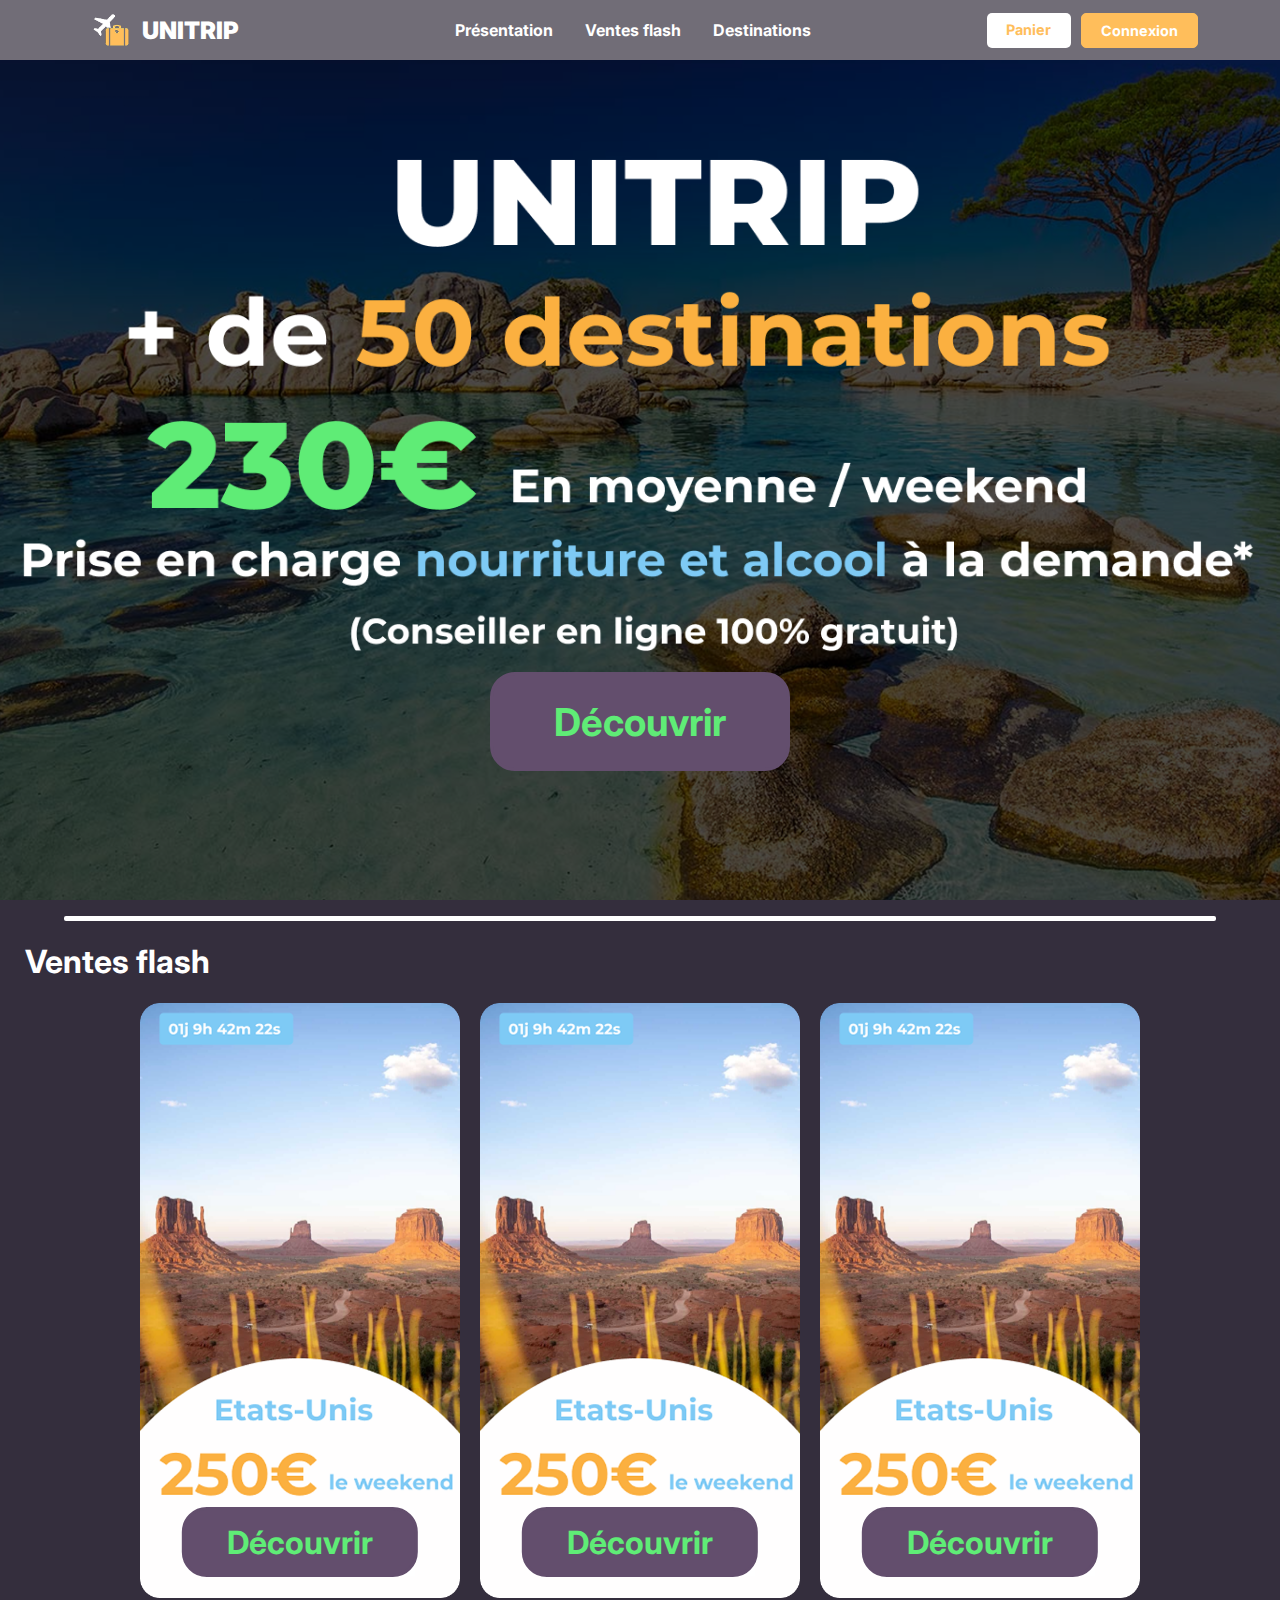
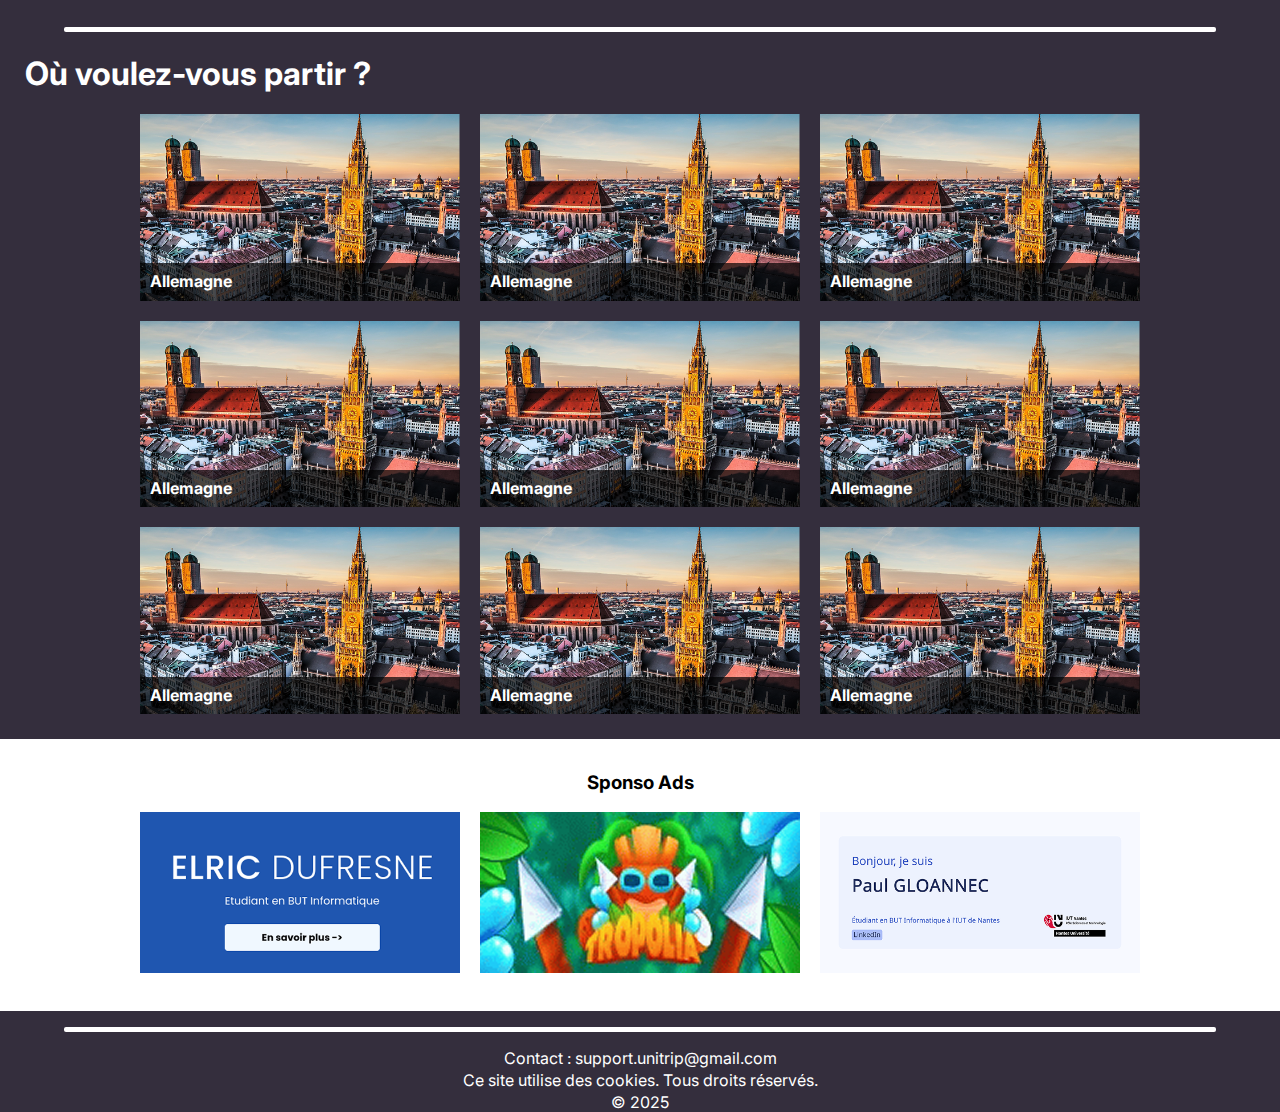
<file: index.html>
<!DOCTYPE html>
<html lang="fr">
    <head>
        <title>Unitrip</title>
        <link rel="stylesheet" href="css/index.css">
        <link rel="preconnect" href="https://fonts.googleapis.com">
        <link rel="preconnect" href="https://fonts.gstatic.com" crossorigin>
        <link href="https://fonts.googleapis.com/css2?family=Inter:ital,opsz,wght@0,14..32,100..900;1,14..32,100..900&display=swap" rel="stylesheet">
        <link rel="icon" href="./images/logo.png">
    </head>
    <body>
        <header>
            <!--Bar de Navigation-->
            <div class="nav">
                <div class="logo">
                    <img src="./images/logo.png">
                    <a href="index.html">UNITRIP</a>
                </div>
                
                <ul class="links">
                    <li><a href="index.html">Présentation</a></li>
                    <li><a href="index.html#flash">Ventes flash</a></li>
                    <li><a href="index.html#destination">Destinations</a></li>
                </ul>
                <div class=" buttons">
                    <a href="panier.html" class="action-button pannier">Panier</a>
                    <a href="connexion.html" class="action-button connexion">Connexion</a>

                </div>
            </div>
            <!--Burger Menu-->
            <div class="burger-button">
            <input type="checkbox" id="burger-checkbox" class="input-burger-checkbox"/>
            <label for="burger-checkbox" class="burger-button">☰</label>
            
            <nav class="burger-menu">
                <ul class="links">
                    <li><a href="index.html">Présentation</a></li>
                    <li><a href="index.html#flash">Ventes flash</a></li>
                    <li><a href="index.html#destination">Destinations</a></li>
                </ul>
                <div class="divider"></div>
                <div class=" buttons-burger-menu">
                    <a href="panier.html" class="action-button pannier">Panier</a>
                    <a href="connexion.html" class="action-button connexion">Connexion</a>
                </div>
            </nav>
            </div>
        </header>
        <section>
            <div class="welcome">
                <div class="background">
                    <div class="content">
                        <img src="./images/texte.png">
                        <a href="#destination" class="action-button decouvrir">Découvrir</a>
                    </div>
                </div>
            </div>
        </section>
        <div class="divider"></div>
        <section>
            <div id="flash" class="ventes-flash">
                <h1>Ventes flash</h1>
                <div class="contener">
                    <div class="item" onclick="window.location.href='./fiche_pays.html'">
                        <img src="./images/flash.png">
                        <a href="./fiche_pays.html" class="action-button decouvrir flash-button">Découvrir</a>
                    </div>
                    <div class="item" onclick="window.location.href='./fiche_pays.html'">
                        <img src="./images/flash.png">
                        <a href="./fiche_pays.html" class="action-button decouvrir flash-button">Découvrir</a>
                    </div>
                    <div class="item" onclick="window.location.href='./fiche_pays.html'">
                        <img src="./images/flash.png">
                        <a href="./fiche_pays.html" class="action-button decouvrir flash-button">Découvrir</a>
                    </div>
                </div>
            </div>
        </section>
        <div class="divider"></div>
        <section>
            <div id="destination" class="destination">
                <h1>Où voulez-vous partir ?</h1>
                <div class="contener">
                    <div class="item-destination" onclick="window.location.href='./fiche_pays.html'">
                        <img src="./images/munich.png">
                        <h2>Allemagne</h2>
                        <div class="fonds-noir-transparent"></div>
                    </div>
                    <div class="item-destination" onclick="window.location.href='./fiche_pays.html'">
                        <img src="./images/munich.png">
                        <h2>Allemagne</h2>
                        <div class="fonds-noir-transparent"></div>
                    </div>
                    <div class="item-destination" onclick="window.location.href='./fiche_pays.html'">
                        <img src="./images/munich.png">
                        <h2>Allemagne</h2>
                        <div class="fonds-noir-transparent"></div>
                    </div>
                    <div class="item-destination" onclick="window.location.href='./fiche_pays.html'">
                        <img src="./images/munich.png">
                        <h2>Allemagne</h2>
                        <div class="fonds-noir-transparent"></div>
                    </div>
                    <div class="item-destination" onclick="window.location.href='./fiche_pays.html'">
                        <img src="./images/munich.png">
                        <h2>Allemagne</h2>
                        <div class="fonds-noir-transparent"></div>
                    </div>
                    <div class="item-destination" onclick="window.location.href='./fiche_pays.html'">
                        <img src="./images/munich.png">
                        <h2>Allemagne</h2>
                        <div class="fonds-noir-transparent"></div>
                    </div>
                    <div class="item-destination" onclick="window.location.href='./fiche_pays.html'">
                        <img src="./images/munich.png">
                        <h2>Allemagne</h2>
                        <div class="fonds-noir-transparent"></div>
                    </div>
                    <div class="item-destination" onclick="window.location.href='./fiche_pays.html'">
                        <img src="./images/munich.png">
                        <h2>Allemagne</h2>
                        <div class="fonds-noir-transparent"></div>
                    </div>
                    <div class="item-destination" onclick="window.location.href='./fiche_pays.html'">
                        <img src="./images/munich.png">
                        <h2>Allemagne</h2>
                        <div class="fonds-noir-transparent"></div>
                    </div>
                </div>
            </div>
        </section>
        <section>
            <div class="ask">
                <h3>Sponso Ads</h3>
                <div class="contener item-ask">
                    <div class="item-destination" onclick="window.location.href='https://elric-dufresne-portfolio.vercel.app/'">
                        <img src="./images/elric.png">
                    </div>
                    <div class="item-destination" onclick="window.location.href='https://tropolia.fr/'">
                        <img src="./images/titouan.png">
                    </div>
                    <div class="item-destination" onclick="window.location.href='https://paul-gloannec-portfolio.vercel.app/'">
                        <img src="./images/paul.png">
                    </div>
                </div>
            </div>
        </section>
        <div class="divider"></div>
        <section>
            <div class="pied-de-page">
                <p>Contact : support.unitrip@gmail.com</p>
                <p>Ce site utilise des cookies. Tous droits réservés.</p>
                <p>© 2025</p>
            </div>
        </section>

    </body>
</html>
</file>
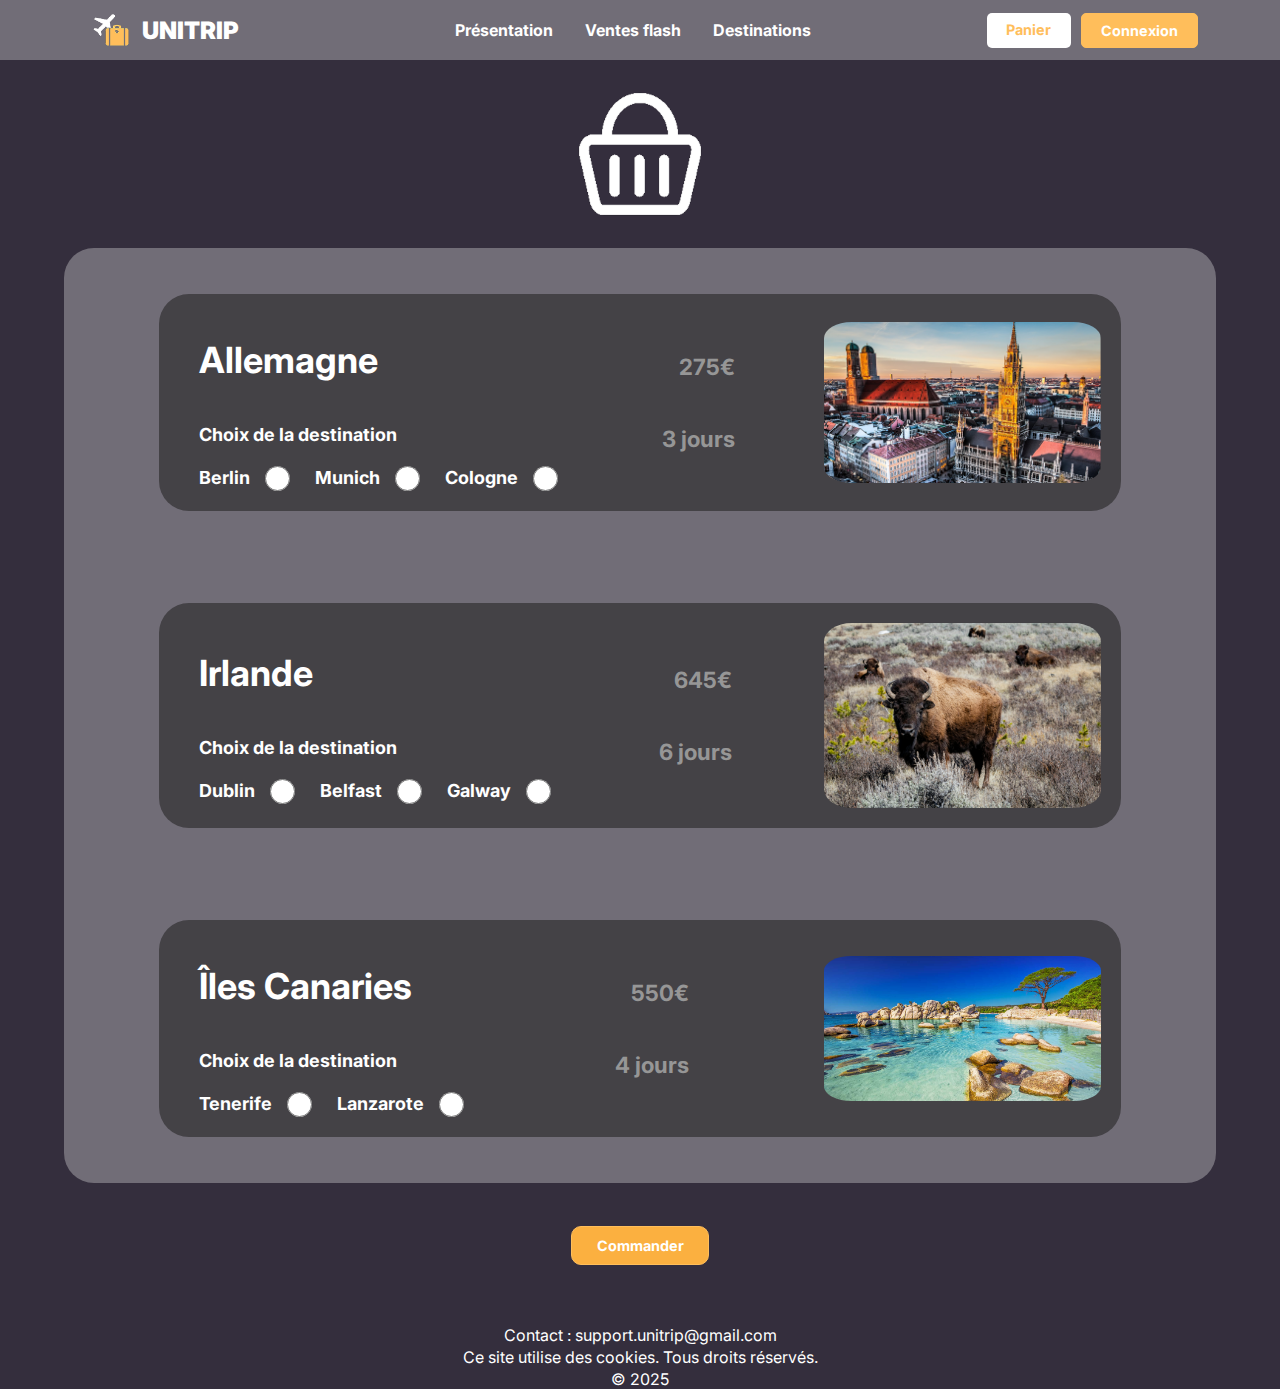
<file: panier.html>
<!DOCTYPE html>
<html lang="fr">
<head>
    <title>Unitrip - Panier</title>
    <link rel="stylesheet" href="css/panier.css">
    <link rel="preconnect" href="https://fonts.googleapis.com">
    <link rel="preconnect" href="https://fonts.gstatic.com" crossorigin>
    <link href="https://fonts.googleapis.com/css2?family=Inter:ital,opsz,wght@0,14..32,100..900;1,14..32,100..900&display=swap" rel="stylesheet">
    <link rel="icon" href="./images/logo.png">
</head>
<body>
    <header>
        <!--Bar de Navigation-->
        <div class="nav">
            <div class="logo">
                <img src="./images/logo.png">
                <a href="index.html">UNITRIP</a>
            </div>
            
            <ul class="links">
                <li><a href="index.html">Présentation</a></li>
                <li><a href="index.html#flash">Ventes flash</a></li>
                <li><a href="index.html#destination">Destinations</a></li>
            </ul>
            <div class=" buttons">
                <a href="panier.html" class="action-button pannier">Panier</a>
                <a href="connexion.html" class="action-button connexion">Connexion</a>

            </div>
        </div>
        <!--Burger Menu-->
        <div class="burger-button">
        <input type="checkbox" id="burger-checkbox" class="input-burger-checkbox"/>
        <label for="burger-checkbox" class="burger-button">☰</label>
        
        <nav class="burger-menu">
            <ul class="links">
                <li><a href="index.html">Présentation</a></li>
                <li><a href="index.html#flash">Ventes flash</a></li>
                <li><a href="index.html#destination">Destinations</a></li>
            </ul>
            <div class="divider"></div>
            <div class=" buttons-burger-menu">
                <a href="panier.html" class="action-button pannier">Panier</a>
                <a href="connexion.html" class="action-button connexion">Connexion</a>
            </div>
        </nav>
        </div>
    </header>
    <section>
        <div class="panier-logo">
            <img src="images/panier_logo.png">
        </div>
        <div class="content">
            <div class="item">
                <div class="presentation">
                    <h1>Allemagne</h1>
                    <p>Choix de la destination</p>
                    <div class="choix">
                        <label for="Berlin">Berlin</label>
                        <input type="radio" value="Berlin" name="destination">
                        <label for="Munich">Munich</label>
                        <input type="radio" value="Munich" name="destination">
                        <label for="Cologne">Cologne</label>
                        <input type="radio" value="Cologne" name="destination">
                    </div>
                </div>
                <div class="infos">
                    <p>275€</p>
                    <p>3 jours</p>
                </div>
                <img class="photo" src="images/munich.png">
            </div>
            <div class="item">
                <div class="presentation">
                    <h1>Irlande</h1>
                    <p>Choix de la destination</p>
                    <div class="choix">
                        <label for="Dublin">Dublin</label>
                        <input type="radio" value="Dublin" name="destination">
                        <label for="Belfast">Belfast</label>
                        <input type="radio" value="Belfast" name="destination">
                        <label for="Galway">Galway</label>
                        <input type="radio" value="Galway" name="destination">
                    </div>
                </div>
                <div class="infos">
                    <p>645€</p>
                    <p>6 jours</p>
                </div>
                <img class="photo" src="images\bison.jpg">
            </div>
            <div class="item">
                <div class="presentation">
                    <h1>Îles Canaries</h1>
                    <p>Choix de la destination</p>
                    <div class="choix">
                        <label for="Tenerife">Tenerife</label>
                        <input type="radio" value="Tenerife" name="destination">
                        <label for="Lanzarote">Lanzarote</label>
                        <input type="radio" value="Lanzarote" name="destination">
                    </div>
                </div>
                <div class="infos">
                    <p>550€</p>
                    <p>4 jours</p>
                </div>
                <img class="photo" src="images\welcom.png">
            </div>
    </section>
    <a class="action-button commander">Commander</a>
    <section>
        <div class="pied-de-page">
            <p>Contact : support.unitrip@gmail.com</p>
            <p>Ce site utilise des cookies. Tous droits réservés.</p>
            <p>© 2025</p>
        </div>
    </section>
    </body>
</html>
</file>
<file: css/index.css>
*{
    font-family: "Inter", sans-serif;
    font-optical-sizing: auto;
    font-style: normal;
    scroll-behavior: smooth;
}

body, html {
    margin: 0;
    padding: 0;
    height: 100%;
    background-color: #342E3D;
  }

/* -------HEADER---------*/
.burger-menu{
    justify-content: center;
    align-items: center;
}

li{
    list-style: none;
}

a{
    text-decoration: none;
    color : #fff;
    font-size : 1 rem;
    font-weight: bold;
}

a:hover {
    color :#ffBE5B;
}

header{
    position: fixed; /*pour fixer la nav bar en haut de l'écran*/
    top: 0;
    left: 0;
    right: 0;
    padding : 0 2rem;
    background-color:#716d77;
    display: flex;
    align-items: center;
    z-index: 1000;
    
}

.nav{
    width: 100%;
    height: 60px ;
    margin-top: 0;
    margin-left: 50px;
    margin-right: 50px;
    display: flex ;
    align-items: center;
    justify-content: space-between;
}

.nav .logo a{
    font-size: 1.5rem;
    font-weight:900;
}
.nav .logo img{
    height: 60px;
    width: 60px;
}
.logo{
    display: flex;
    justify-content: space-between;
    align-items: center;
}

.nav .links {
    display: flex;
    gap : 2rem;
}

.buttons{
    display: flex;
    gap: 10px;
}

.action-button{     /*pannier et se connecter*/
    background-color:#ffBE5B;
    color:white;
    border : 1px solid #ffBE5B;
    padding : 0.5rem 1.2rem ;
    border-radius : 5px ;
    outline: none;
    font-size : 0.9rem;
    font-weight: bold;
    cursor: pointer;
}

.action-button:hover{
    color:#ffBE5B;
    border : 1px solid #ffBE5B;
}

.pannier{
    background-color: white;
    color:#ffBE5B;
    border : 1px #ffBE5B;
}

.pannier:hover{
    background-color:#ffBE5B;
    color :white;
}

.connexion:hover{
    background-color:white;
    color :#ffBE5B;
}
/* -------BURGER MENU---------*/

.burger-menu{
    display:none;  /*pas affiché de base*/
    height: 300px;
    position: absolute;
    right: 2rem;
    top: 60px;
    width: 200px;
    background: rgba(0,0,0,0.2);
    backdrop-filter: blur(15px); /*floute l'arriere plan dans un rayon de 5px*/
    border-radius: 10px; 
    overflow: hidden; /*masque le contenu qui dépasse*/
}

.burger-menu li{
    padding: 0.7rem;
    display: flex;
    align-items: center;
    justify-content: center;


}

.divider {
    height: 1px;
    background-color: #fff;
    width: 80%;
    margin-left: auto;
    margin-right: auto;
    margin-bottom: 1rem ;
    margin-top: 1rem;
}

.burger-menu .action-button {
    width : 80%;
    display: flex;
    justify-content: center;
    align-items: center;

}
.buttons-burger-menu{
    display: flex;
    flex-direction: column;
    justify-content: center;
    align-items: center;
    gap: 10px;


}
.burger-button{
    display:none;
    position: absolute ;
    top:10px;
    right:10px;
    color :#fff;
    

}
.input-burger-checkbox{
    visibility: hidden; /*invisible*/
}

#burger-checkbox:checked ~ .burger-menu { /*si la checkbox est activé, burger-menu est affiché*/
    display: block; 
}
/* -------WELCOME---------*/



.background {
    position: relative; 
    background-image: url(../images/welcom.png); 
    background-size: cover; 
    background-position: center; 
    background-repeat: no-repeat; 
    height: 100vh;
    display: flex;  
    justify-content: center;  
    align-items: center;  
  }


  .background::before {
    content: ''; 
    position: absolute; 
    top: 0;
    left: 0;
    right: 0;
    bottom: 0;
    background-color: rgba(0, 0, 0, 0.7); 
    z-index: 1; 
  }


  .content {
    height: auto;
    top: 0;
    position: relative;
    z-index: 2;
    color: white;
    text-align: center;
    display: flex; 
    flex-direction: column; 
    align-items: center; 
    gap: 20px; 
    padding: 20px; 
}

.content img {
    max-width: 100%; 
    height: auto;     
    max-height: 70vh; 
  }

.decouvrir{
    background-color:#634E6D;
    color:#5FEC76;
    border : 3px solid #634E6D;
    height: 6vw;
    width: 20vw;
    border-radius: 25px;
    font-size: 3vw;
    display: flex;            
    justify-content: center;  
    align-items: center;
}

.decouvrir:hover{
    background-color: transparent;
    color:#5FEC76;
    border : 3px solid #634E6D;


}
/* -------Divider---------*/
.divider{
    width: 90%;
    align-items: center;
    height: 5px;
    border-radius: 2px;
}
/* -------flash---------*/
h1{
    color : white;
    font-size: xx-large;
    margin-left: 25px;
}
.item{
    min-width: 250px;
    height: auto;
    position: relative;
    width: 25%;
    cursor: pointer;
    transition: transform 0.3s ease-in-out;
}
.item:hover{
    transform: scale(1.05);
}

.item img{
    width: 100%;
    height: auto;
}
.flash-button{
    position: absolute;
    z-index: 10;
    top:90%;
    left: 50%;
    transform: translate(-50%, -50%);
    width: 60%;
    height: 8%;
    font-size: xx-large;
}
.contener{
    display: flex;
    flex-wrap: wrap;
    justify-content: center; /* Centre les éléments horizontalement */
    align-items: center;     /* Centre les éléments verticalement */
    gap: 20px;
    margin-bottom: 25px;
    height: auto;
}
/* ------DESTINATION--------*/

.item-destination {
    position: relative;
    display: inline-block;
    width: 100%;
    min-width: 250px;
    width: 25%;
    cursor: pointer;
    transition: transform 0.3s ease-in-out;
}
.item-destination:hover{
    transform: scale(1.05);
}

.item-destination img {
    width: 100%;
    display: block;
}

.fonds-noir-transparent {
    position: absolute;
    bottom: 0;
    left: 0;
    width: 100%;
    height: 20%; /* Ajuste la hauteur du fond noir */
    background: rgba(0, 0, 0, 0.7); /* Noir semi-transparent */
}

.item-destination h2 {
    position: absolute;
    bottom: 5%;
    left: 10px;
    color: white;
    font-size: 1rem;
    font-weight: bold;
    z-index: 2;
    margin: 0;
}
/* -------SPONSO---------*/

.ask{
    height: auto;
    background-color: #fff;
    padding-top: 1%;
    padding-bottom: 1%;
}

.ask h3{
    text-align: center;
    top : 5%;
}
/* -------PIED DE PAGE---------*/

.pied-de-page{
    display: flex;
    flex-direction: column;
    justify-content: center;
    align-items: center;
    color : white;
    gap : 2px
}
.pied-de-page p{
    margin: 0 0;
}


/* -------SHREK---------*/

.shrek{
    height: 25px;
    width: auto;
    position: fixed;
    bottom: 0;
    right: 0;
    margin: 10px;
}

/* -------RESPONSIVE---------*/

@media (max-width : 990px){
    header{
        background:none;
        background-color:#716d77;
    }
    .nav .links,
    .nav .action-button{
        display: none;
    }
    .burger-button{
        display: block;
    }
    .nav{
        justify-content: center;
    }
}
</file>
<file: css/panier.css>
*{
    font-family: "Inter", sans-serif;
    font-optical-sizing: auto;
    font-style: normal;
    scroll-behavior: smooth;
}

body, html {
    margin: 0;
    padding: 0;
    height: 100%;
    background-color: #342E3D;
}

/* -------HEADER---------*/
.burger-menu{
    justify-content: center;
    align-items: center;
}

li{
    list-style: none;
}

a{
    text-decoration: none;
    color : #fff;
    font-size : 1 rem;
    font-weight: bold;
}

a:hover {
    color :#ffBE5B;
}

header{
    position: fixed; /*pour fixer la nav bar en haut de l'écran*/
    top: 0;
    left: 0;
    right: 0;
    padding : 0 2rem;
    background-color:#716d77;
    display: flex;
    align-items: center;
    z-index: 1000;
    
}

.nav{
    width: 100%;
    height: 60px ;
    margin-top: 0;
    margin-left: 50px;
    margin-right: 50px;
    display: flex ;
    align-items: center;
    justify-content: space-between;
}

.nav .logo a{
    font-size: 1.5rem;
    font-weight:900;
}
.nav .logo img{
    height: 60px;
    width: 60px;
}
.logo{
    display: flex;
    justify-content: space-between;
    align-items: center;
}

.nav .links {
    display: flex;
    gap : 2rem;
}

.buttons{
    display: flex;
    gap: 10px;
}

.action-button{     /*pannier et se connecter*/
    background-color:#ffBE5B;
    color:white;
    border : 1px solid #ffBE5B;
    padding : 0.5rem 1.2rem ;
    border-radius : 5px ;
    outline: none;
    font-size : 0.9rem;
    font-weight: bold;
    cursor: pointer;
}

.action-button:hover{
    color:#ffBE5B;
    border : 1px solid #ffBE5B;
}

.pannier{
    background-color: white;
    color:#ffBE5B;
    border : 1px #ffBE5B;
}

.pannier:hover{
    background-color:#ffBE5B;
    color :white;
}

.connexion:hover{
    background-color:white;
    color :#ffBE5B;
}
/* -------BURGER MENU---------*/

.burger-menu{
    display:none;  /*pas affiché de base*/
    height: 300px;
    position: absolute;
    right: 2rem;
    top: 60px;
    width: 200px;
    background: rgba(0,0,0,0.2);
    backdrop-filter: blur(15px); /*floute l'arriere plan dans un rayon de 5px*/
    border-radius: 10px; 
    overflow: hidden; /*masque le contenu qui dépasse*/
}

.burger-menu li{
    padding: 0.7rem;
    display: flex;
    align-items: center;
    justify-content: center;


}

.divider {
    height: 1px;
    background-color: #fff;
    width: 80%;
    margin-left: auto;
    margin-right: auto;
    margin-bottom: 1rem ;
    margin-top: 1rem;
}

.burger-menu .action-button {
    width : 80%;
    display: flex;
    justify-content: center;
    align-items: center;

}
.buttons-burger-menu{
    display: flex;
    flex-direction: column;
    justify-content: center;
    align-items: center;
    gap: 10px;


}
.burger-button{
    display:none;
    position: absolute ;
    top:10px;
    right:10px;
    color :#fff;
    

}
.input-burger-checkbox{
    visibility: hidden; /*invisible*/
}

#burger-checkbox:checked ~ .burger-menu { /*si la checkbox est activé, burger-menu est affiché*/
    display: block; 
}

/*CONTENT*/

section{
    margin-top: 60px;
}

.panier-logo{
    display: flex;
    justify-content: center;
    padding: 30px;
}

.panier-logo img {
    width: 8em;
    height: auto;
    transition: transform 0.3s ease;
}

.panier-logo img:hover {
    transform: translateY(-10px);
  }

.content{
    display: flex;
    justify-content: center;
    align-items: center;
    flex-direction: column;
    background-color: #716D77;
    margin-left: 5%;
    margin-right: 5%;
    border-radius: 30px;
}

.item{
    display: flex;
    justify-content: space-between;
    background-color: #444246;
    align-items: center;
    padding: 20px;
    border-radius: 30px;
    margin-top: 4%;
    margin-bottom: 4%;
    width: 80%;
}

.presentation{
    display: flex;
    flex-direction: column;
    align-items: flex-start;
    justify-content: center;
    color: white;
    font-weight: bold;
    font-size: large;
    padding-left: 20px;
}   

.infos{
    display: flex;
    flex-direction: column;
    color: #969696;
    font-weight: bold;
    text-align: right;
    font-size: 1.4em;
}

.choix {
    display: flex;
    align-items: center;
    gap: 10px;
}

input[type="radio"]{
    accent-color: #FBB040;
    width: 25px;
    height: 25px;
    vertical-align: middle;
    margin-right: 15px;
}

.photo{
    display: flex;
    border-radius: 10%;
    width: 30%;
    object-fit: cover;
    filter: brightness(100%);
    transition: filter 0.3s ease-in-out;
}

.photo:hover {
    filter: brightness(60%);
}

.commander {
    display: block;
    margin: 0 auto;
    width: 8em;
    height: auto;
    gap: 10px;
    padding: 10px;
    border-radius: 10px;
    background-color: #FBB040;
    color: #FFFFFF;
    cursor: pointer;
    transition: background-color 0.3s ease-in-out;
    margin-top: 3em;
    margin-bottom: 3em;
    text-align: center;
}

.commander:hover{
    background-color:white;
    color :#FBB040;
}

/*RESPONSIVE DESIGN*/

@media (max-width: 768px) {
    .panier-logo img {
        width: 50px; /* Réduit la taille du panier sur mobile */
    }
    
    .item {
        flex-direction: column; /* Réorganise les éléments en colonne */
        align-items: center;
    }

    .photo {
        width: 80%; /* Agrandit l'image pour qu'elle soit plus visible */
    }
}

/* -------PIED DE PAGE---------*/

.pied-de-page{
    display: flex;
    flex-direction: column;
    justify-content: center;
    align-items: center;
    color : white;
    gap : 2px
}
.pied-de-page p{
    margin: 0 0;
}

/* -------SHREK---------*/

.shrek{
    height: 25px;
    width: auto;
    position: fixed;
    bottom: 0;
    right: 0;
    margin: 10px;
}

/* -------RESPONSIVE---------*/

@media (max-width : 990px){
    header{
        background:none;
        background-color: rgba(0,0,0,0.300);
    }
    .nav .links,
    .nav .action-button{
        display: none;
    }
    .burger-button{
        display: block;
    }
}
</file>
